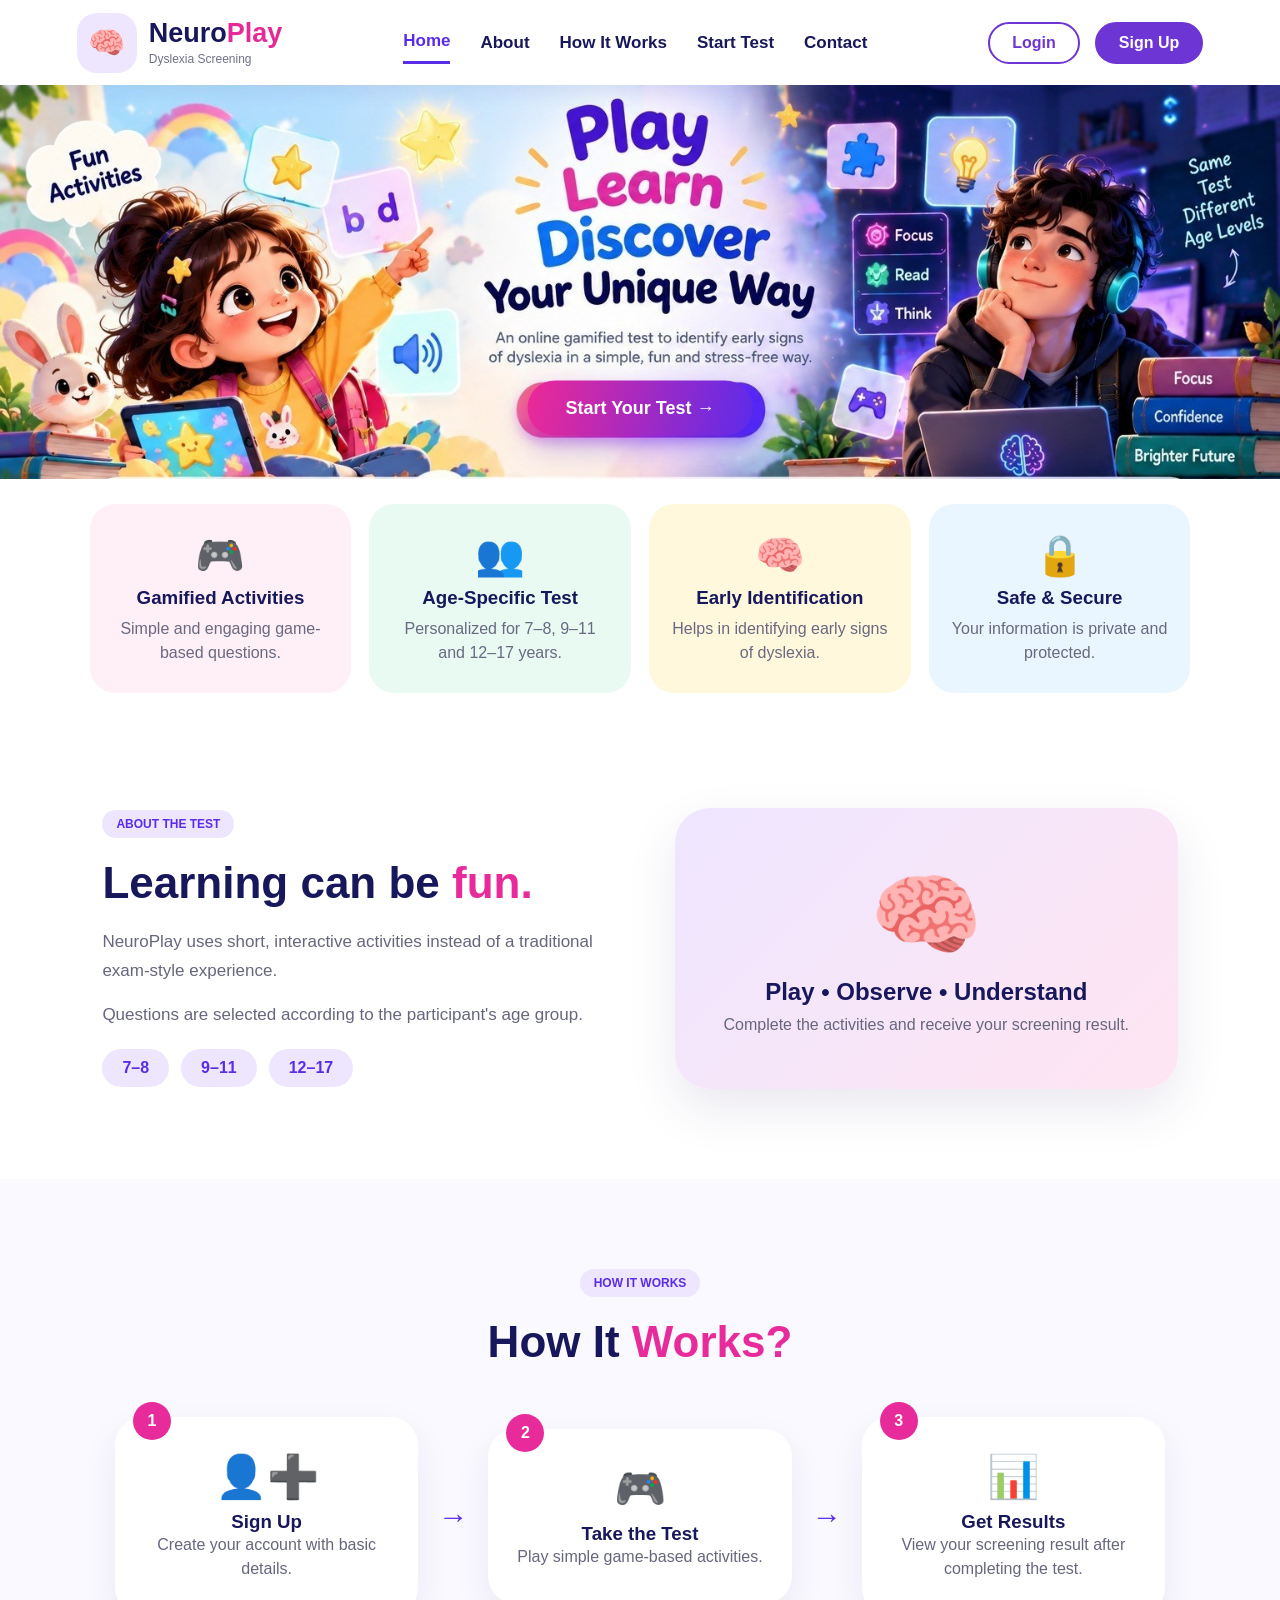
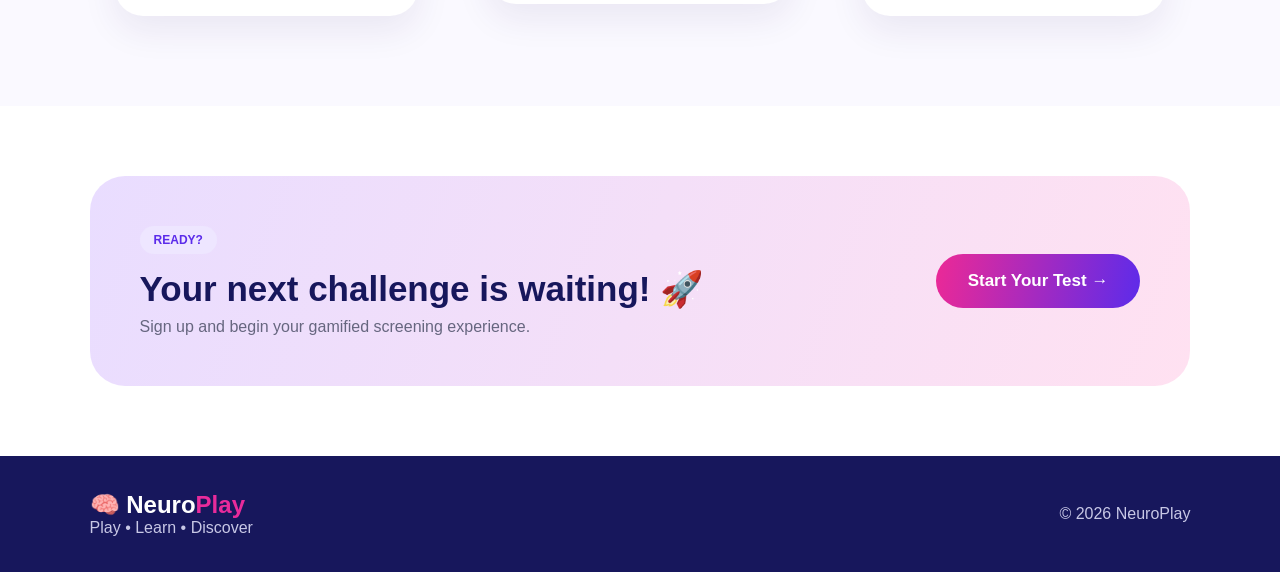
<file: frontend/index.html>
<!DOCTYPE html>
<html lang="en">

<head>

    <meta charset="UTF-8">

    <meta name="viewport"
          content="width=device-width, initial-scale=1.0">

    <title>
        NeuroPlay | Dyslexia Screening
    </title>

    <link rel="stylesheet"
          href="style.css">

</head>


<body>


<!-- =================================================
                    NAVBAR
================================================= -->

<header class="navbar">


    <div class="logo">

        <div class="logo-icon">
            🧠
        </div>

        <div>

            <h2>
                Neuro<span>Play</span>
            </h2>

            <p>
                Dyslexia Screening
            </p>

        </div>

    </div>



    <nav>

        <a href="#home"
           class="active">
            Home
        </a>

        <a href="#about">
            About
        </a>

        <a href="#how">
            How It Works
        </a>

        <a href="#start">
            Start Test
        </a>

        <a href="#contact">
            Contact
        </a>

    </nav>



<div class="nav-buttons">

    <button
        class="login-btn"
        onclick="window.location.href='login/login.html'">
        Login
    </button>

    <button
        class="signup-btn"
        onclick="window.location.href='signup/signup.html'">
        Sign Up
    </button>

</div>


</header>



<!-- =================================================
                    HERO
================================================= -->

<section id="home"
         class="hero">


    <!-- YOUR EXACT REFERENCE ARTWORK -->

    <img
        src="assets/neuroplay_hero_reference.jpg"
        class="hero-image"
        alt="NeuroPlay gamified dyslexia screening"
    >


    <!-- FUNCTIONAL BUTTON ON TOP OF IMAGE -->

    <button
        class="hero-start"
        onclick="startTest()">

        Start Your Test →

    </button>


</section>



<!-- =================================================
                 FEATURE CARDS
================================================= -->

<section class="features">


    <div class="feature pink">

        <div class="icon">
            🎮
        </div>

        <h3>
            Gamified Activities
        </h3>

        <p>
            Simple and engaging
            game-based questions.
        </p>

    </div>



    <div class="feature green">

        <div class="icon">
            👥
        </div>

        <h3>
            Age-Specific Test
        </h3>

        <p>
            Personalized for
            7–8, 9–11 and 12–17 years.
        </p>

    </div>



    <div class="feature yellow">

        <div class="icon">
            🧠
        </div>

        <h3>
            Early Identification
        </h3>

        <p>
            Helps in identifying
            early signs of dyslexia.
        </p>

    </div>



    <div class="feature blue">

        <div class="icon">
            🔒
        </div>

        <h3>
            Safe & Secure
        </h3>

        <p>
            Your information
            is private and protected.
        </p>

    </div>


</section>



<!-- =================================================
                     ABOUT
================================================= -->

<section id="about"
         class="about">


    <div class="about-text">

        <span class="label">
            ABOUT THE TEST
        </span>


        <h2>

            Learning can be
            <span>fun.</span>

        </h2>


        <p>

            NeuroPlay uses short,
            interactive activities instead
            of a traditional exam-style
            experience.

        </p>


        <p>

            Questions are selected
            according to the participant's
            age group.

        </p>


        <div class="age-groups">

            <span>7–8</span>

            <span>9–11</span>

            <span>12–17</span>

        </div>

    </div>



    <div class="about-card">

        <div class="brain">
            🧠
        </div>

        <h3>
            Play • Observe • Understand
        </h3>

        <p>
            Complete the activities and
            receive your screening result.
        </p>

    </div>


</section>



<!-- =================================================
                  HOW IT WORKS
================================================= -->

<section id="how"
         class="how">


    <span class="label">
        HOW IT WORKS
    </span>


    <h2>

        How It
        <span>Works?</span>

    </h2>



    <div class="steps">


        <!-- STEP 1 -->

        <div class="step">

            <div class="number">
                1
            </div>

            <div class="step-icon">
                👤➕
            </div>

            <h3>
                Sign Up
            </h3>

            <p>
                Create your account
                with basic details.
            </p>

        </div>



        <div class="arrow">
            →
        </div>



        <!-- STEP 2 -->

        <div class="step">

            <div class="number">
                2
            </div>

            <div class="step-icon">
                🎮
            </div>

            <h3>
                Take the Test
            </h3>

            <p>
                Play simple
                game-based activities.
            </p>

        </div>



        <div class="arrow">
            →
        </div>



        <!-- STEP 3 -->

        <div class="step">

            <div class="number">
                3
            </div>

            <div class="step-icon">
                📊
            </div>

            <h3>
                Get Results
            </h3>

            <p>
                View your screening
                result after completing
                the test.
            </p>

        </div>


    </div>


</section>



<!-- =================================================
                    START TEST
================================================= -->

<section id="start"
         class="start-section">


    <div>

        <span class="label">
            READY?
        </span>


        <h2>
            Your next challenge
            is waiting! 🚀
        </h2>


        <p>
            Sign up and begin your
            gamified screening experience.
        </p>

    </div>


    <button
        class="start-button"
        onclick="startTest()">

        Start Your Test →

    </button>


</section>



<!-- =================================================
                    FOOTER
================================================= -->

<footer id="contact">


    <div>

        <h2>
            🧠 Neuro<span>Play</span>
        </h2>

        <p>
            Play • Learn • Discover
        </p>

    </div>


    <p>
        © 2026 NeuroPlay
    </p>


</footer>



<script src="script.js"></script>

</body>

</html>
</file>
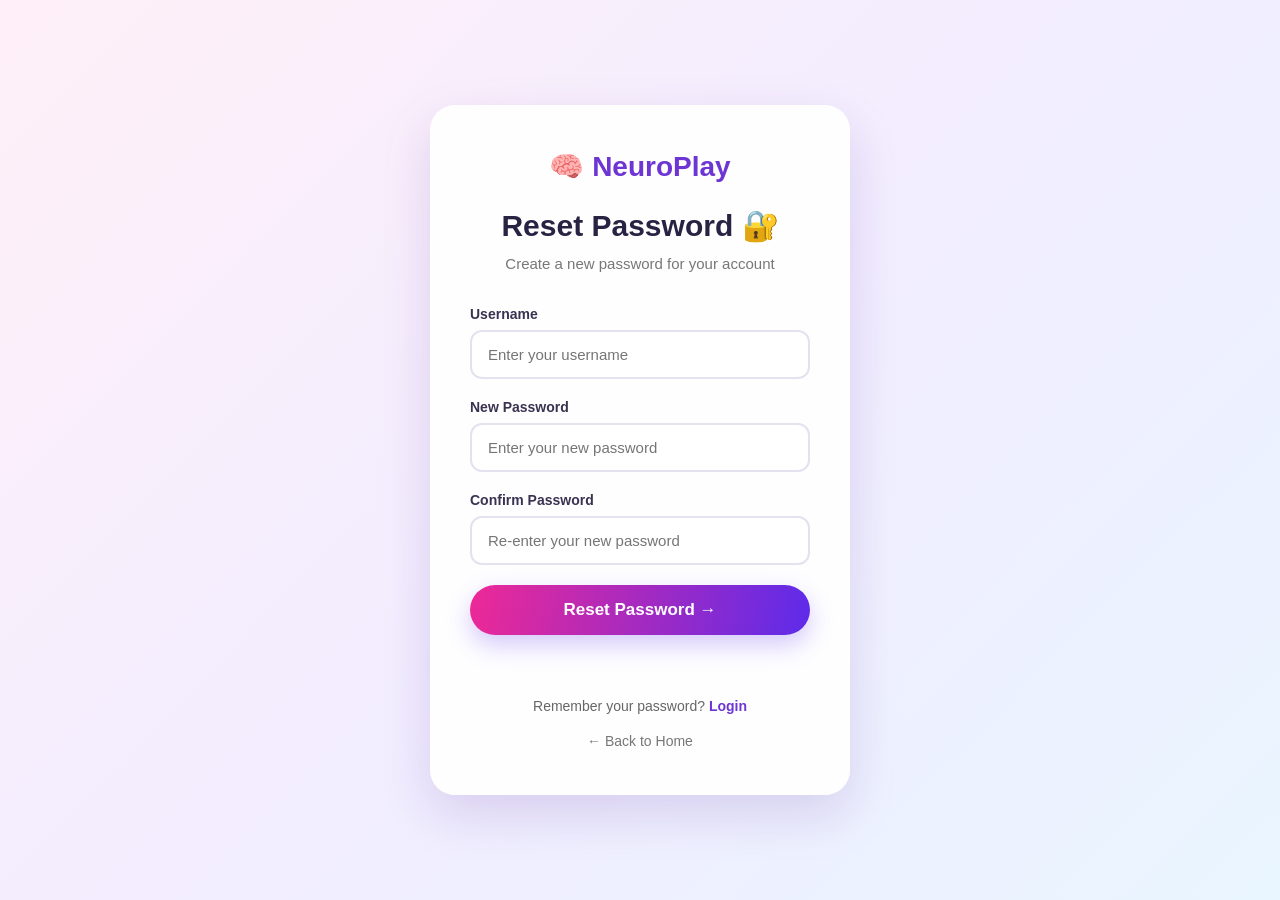
<file: frontend/forgot-password/forgot-password.html>
<!DOCTYPE html>
<html lang="en">

<head>
    <meta charset="UTF-8">
    <meta name="viewport" content="width=device-width, initial-scale=1.0">

    <title>NeuroPlay | Reset Password</title>

    <link rel="stylesheet" href="forgot-password.css">
</head>

<body>

    <div class="reset-container">

        <div class="reset-card">

            <div class="logo">
                🧠 NeuroPlay
            </div>

            <h1>Reset Password 🔐</h1>

            <p class="subtitle">
                Create a new password for your account
            </p>

            <form id="resetForm">

                <div class="input-group">

                    <label for="username">
                        Username
                    </label>

                    <input
                        type="text"
                        id="username"
                        placeholder="Enter your username"
                        required
                    >

                </div>


                <div class="input-group">

                    <label for="newPassword">
                        New Password
                    </label>

                    <input
                        type="password"
                        id="newPassword"
                        placeholder="Enter your new password"
                        required
                    >

                </div>


                <div class="input-group">

                    <label for="confirmPassword">
                        Confirm Password
                    </label>

                    <input
                        type="password"
                        id="confirmPassword"
                        placeholder="Re-enter your new password"
                        required
                    >

                </div>


                <button
                    type="submit"
                    class="reset-btn">
                    Reset Password →
                </button>

            </form>


            <p id="message"></p>


            <div class="login-link">

                Remember your password?

                <a href="../login/login.html">
                    Login
                </a>

            </div>


            <div class="back-home">

                <a href="../index.html">
                    ← Back to Home
                </a>

            </div>

        </div>

    </div>


    <script src="forgot-password.js"></script>

</body>

</html>
</file>
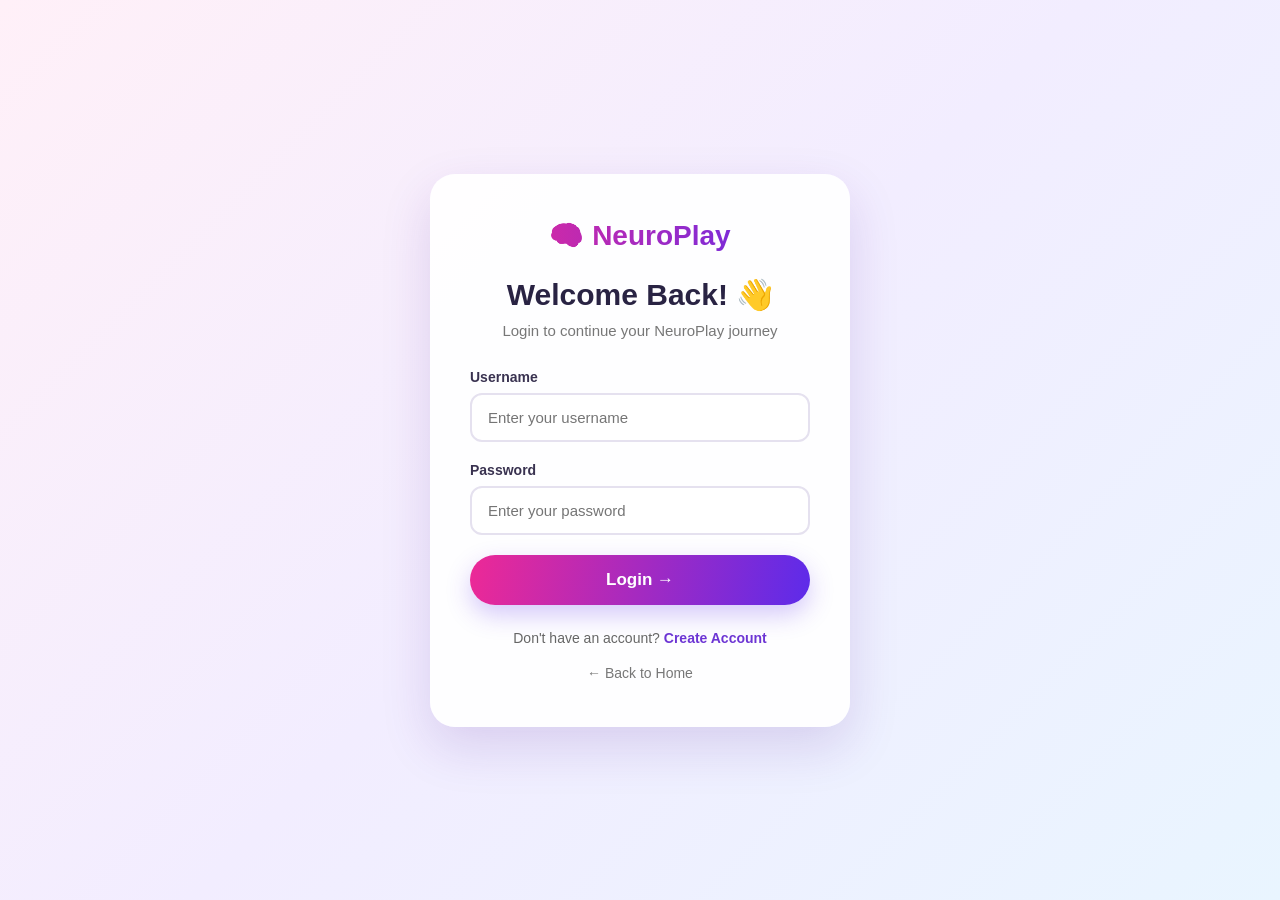
<file: frontend/login/login.html>
<!DOCTYPE html>
<html lang="en">
<head>
    <meta charset="UTF-8">
    <meta name="viewport" content="width=device-width, initial-scale=1.0">

    <title>NeuroPlay | Login</title>

    <link rel="stylesheet" href="login.css">
</head>

<body>

    <div class="login-container">

        <div class="login-card">

            <div class="logo">
                🧠 NeuroPlay
            </div>

            <h1>Welcome Back! 👋</h1>

            <p class="subtitle">
                Login to continue your NeuroPlay journey
            </p>

            <form id="loginForm">

                <div class="input-group">
                    <label for="username">Username</label>

                    <input
                        type="text"
                        id="username"
                        placeholder="Enter your username"
                        required
                    >
                </div>

                <div class="input-group">
                    <label for="password">Password</label>

                    <input
                        type="password"
                        id="password"
                        placeholder="Enter your password"
                        required
                    >
                </div>

                <button type="submit" class="login-btn">
                    Login →
                </button>

            </form>

            <p id="message"></p>

            <div class="signup-link">
                Don't have an account?
                <a href="../signup/signup.html">Create Account</a>
            </div>

            <div class="back-home">
                <a href="../index.html">← Back to Home</a>
            </div>

        </div>

    </div>

    <script src="login.js"></script>

</body>
</html>
</file>
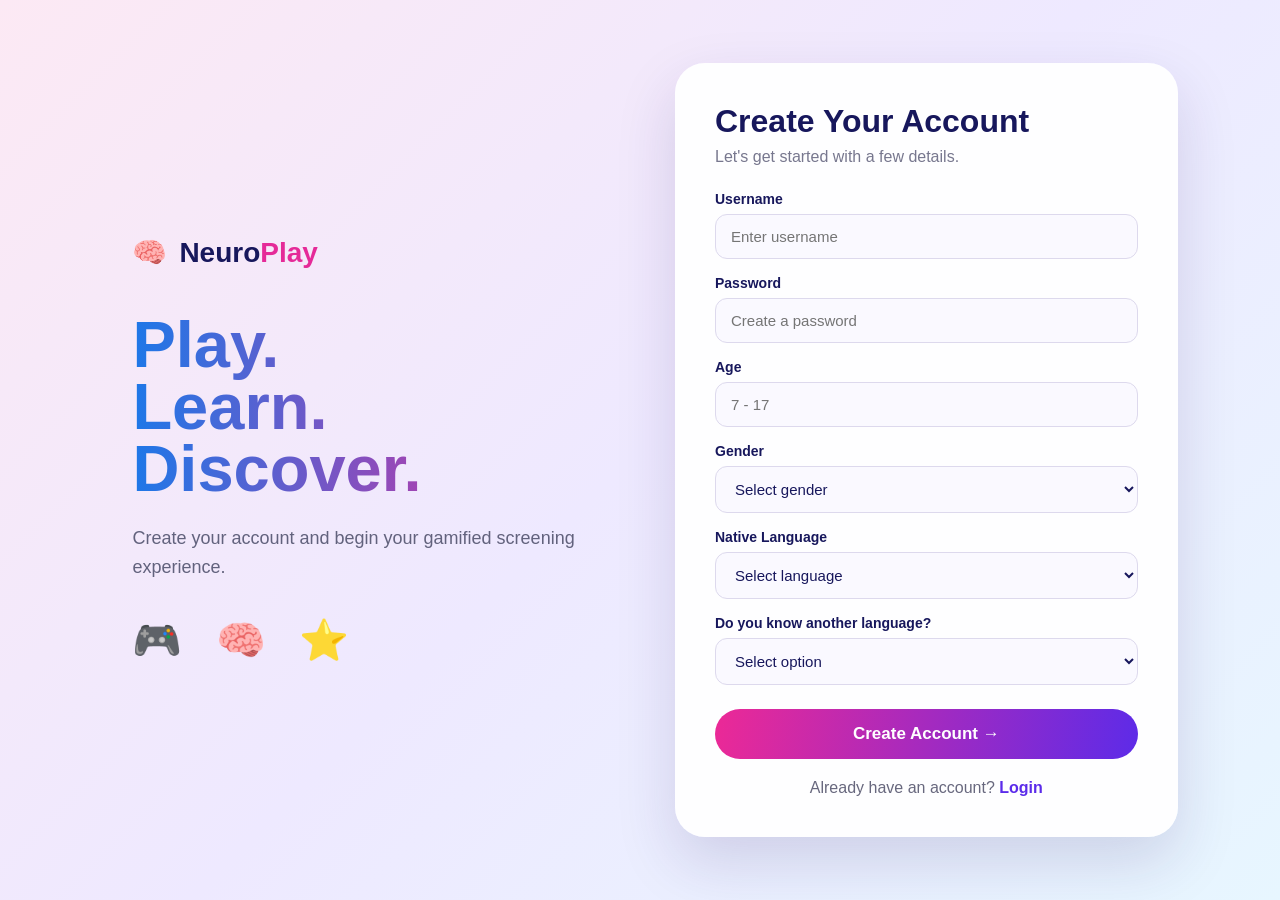
<file: frontend/signup/signup.html>
<!DOCTYPE html>
<html lang="en">

<head>
    <meta charset="UTF-8">
    <meta name="viewport" content="width=device-width, initial-scale=1.0">

    <title>NeuroPlay | Sign Up</title>

    <link rel="stylesheet" href="signup.css">
</head>

<body>

<div class="signup-page">

    <!-- LEFT SIDE -->
    <div class="signup-intro">

        <div class="brand">
            🧠
            <span>Neuro<span>Play</span></span>
        </div>

        <h1>
            Play.<br>
            Learn.<br>
            Discover.
        </h1>

        <p>
            Create your account and begin
            your gamified screening experience.
        </p>

        <div class="intro-icons">
            🎮 &nbsp; 🧠 &nbsp; ⭐
        </div>

    </div>


    <!-- RIGHT SIDE -->
    <div class="signup-card">

        <h2>Create Your Account</h2>

        <p class="subtitle">
            Let's get started with a few details.
        </p>


        <form id="signupForm">


            <!-- USERNAME -->
            <div class="form-group">

                <label for="username">
                    Username
                </label>

                <input
                    type="text"
                    id="username"
                    placeholder="Enter username"
                    required
                >

            </div>


            <!-- PASSWORD -->
            <div class="form-group">

                <label for="password">
                    Password
                </label>

                <input
                    type="password"
                    id="password"
                    placeholder="Create a password"
                    required
                >

            </div>


            <!-- AGE -->
            <div class="form-group">

                <label for="age">
                    Age
                </label>

                <input
                    type="number"
                    id="age"
                    min="7"
                    max="17"
                    placeholder="7 - 17"
                    required
                >

            </div>


            <!-- GENDER -->
            <div class="form-group">

                <label for="gender">
                    Gender
                </label>

                <select id="gender" required>

                    <option value="">
                        Select gender
                    </option>

                    <option value="Female">
                        Female
                    </option>

                    <option value="Male">
                        Male
                    </option>

                </select>

            </div>


            <!-- NATIVE LANGUAGE -->
            <div class="form-group">

                <label for="nativelang">
                    Native Language
                </label>

                <select id="nativelang" required>

                    <option value="">
                        Select language
                    </option>

                    <option value="Telugu">
                        Telugu
                    </option>

                    <option value="Hindi">
                        Hindi
                    </option>

                    <option value="Tamil">
                        Tamil
                    </option>

                    <option value="Kannada">
                        Kannada
                    </option>

                    <option value="Malayalam">
                        Malayalam
                    </option>

                    <option value="Marathi">
                        Marathi
                    </option>

                    <option value="Bengali">
                        Bengali
                    </option>

                    <option value="English">
                        English
                    </option>

                    <option value="Other">
                        Other
                    </option>

                </select>

            </div>


            <!-- OTHER LANGUAGE -->
            <div class="form-group">

                <label for="otherlang">
                    Do you know another language?
                </label>

                <select id="otherlang" required>

                    <option value="">
                        Select option
                    </option>

                    <option value="Yes">
                        Yes
                    </option>

                    <option value="No">
                        No
                    </option>

                </select>

            </div>


            <button
                type="submit"
                class="create-btn">

                Create Account →

            </button>


        </form>


        <p id="message"></p>


        <p class="login-text">

            Already have an account?

            <a href="../index.html">
                Login
            </a>

        </p>

    </div>

</div>


<script src="signup.js"></script>

</body>

</html>
</file>
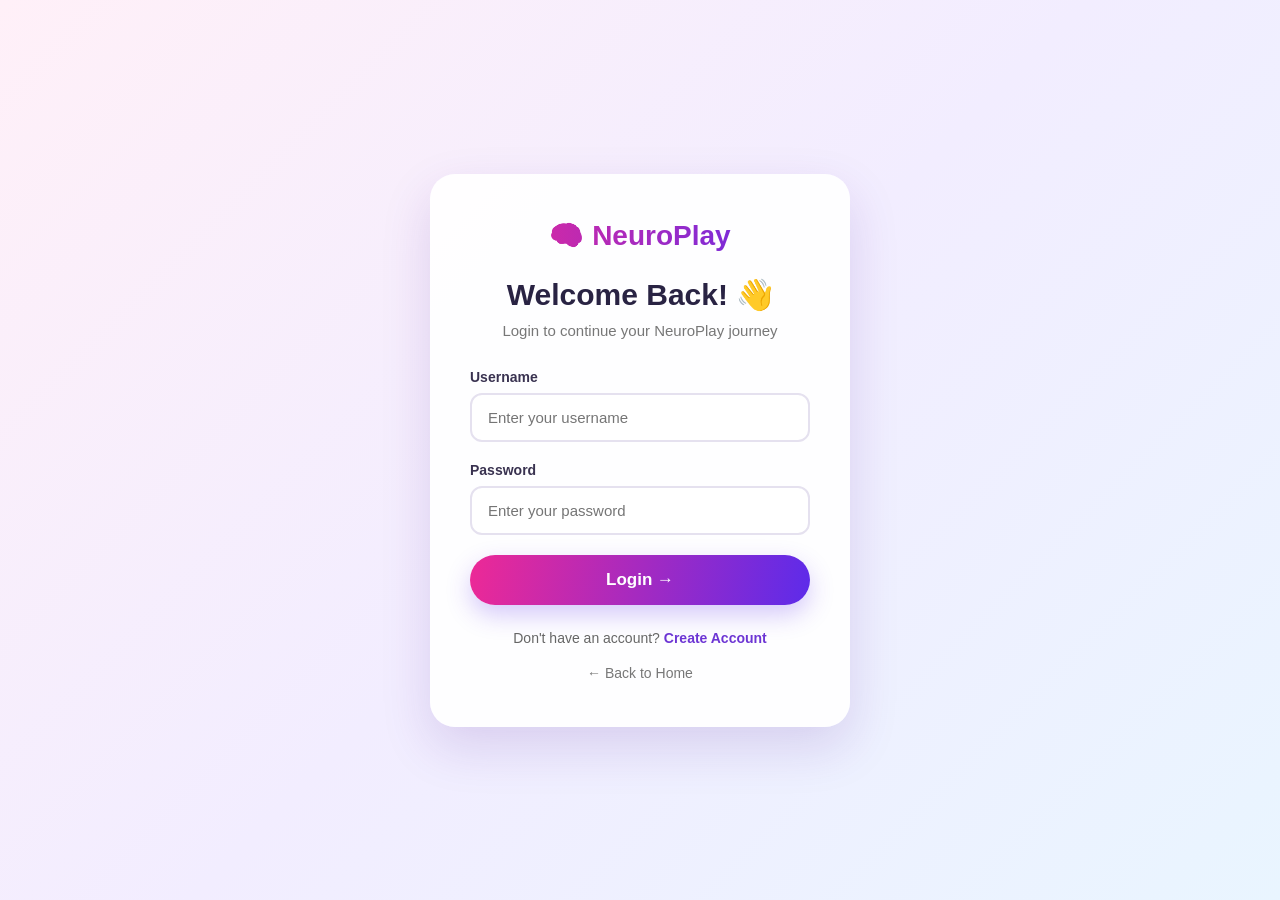
<file: frontend/test/test.html>
<!DOCTYPE html>
<html lang="en">

<head>
    <meta charset="UTF-8">
    <meta name="viewport" content="width=device-width, initial-scale=1.0">

    <title>NeuroPlay | Dyslexia Test</title>

    <link rel="stylesheet" href="test.css">
</head>

<body>

    <!-- Header -->
    <header class="test-header">

        <div class="logo">
            🧠 NeuroPlay
        </div>

        <div class="user-info">
            <span id="usernameDisplay">Welcome!</span>
            <span id="ageDisplay"></span>
        </div>

    </header>


    <!-- Start Screen -->
    <main class="test-container">

        <section id="startScreen" class="screen">

            <div class="welcome-icon">
                🧠
            </div>

            <h1>Ready to Play? 🎮</h1>

            <p>
                Welcome to your NeuroPlay test!
            </p>

            <p class="description">
                You will play a series of short games and activities.
                Try your best and answer naturally.
            </p>

            <div class="test-info">

                <div>
                    <strong id="questionCount">--</strong>
                    <span>Questions</span>
                </div>

                <div>
                    <strong>🎮</strong>
                    <span>Game Based</span>
                </div>

                <div>
                    <strong>⏱️</strong>
                    <span>Short Activities</span>
                </div>

            </div>

            <button id="startButton" class="primary-btn">
                Start Test →
            </button>

            <p id="startMessage"></p>

        </section>


        <!-- Question Screen -->
        <section id="questionScreen" class="screen hidden">

            <div class="progress-area">

                <div class="progress-text">
                    <span id="progressText">
                        Question 1
                    </span>

                    <span id="progressCount">
                        1 / --
                    </span>
                </div>

                <div class="progress-bar">
                    <div
                        id="progressFill"
                        class="progress-fill">
                    </div>
                </div>

            </div>


            <div class="question-card">

                <div class="question-number">
                    Question <span id="currentQuestionNumber">1</span>
                </div>

                <h2 id="questionTitle">
                    Loading question...
                </h2>

                <p id="questionInstruction">
                    Please wait...
                </p>


                <!-- Game area -->
                <div id="gameArea" class="game-area">

                </div>


                <!-- Submit -->
                <button
                    id="submitAnswerButton"
                    class="primary-btn"
                    disabled>
                    Submit Answer →
                </button>

                <p id="questionMessage"></p>

            </div>

        </section>


        <!-- Result Screen -->
        <section id="resultScreen" class="screen hidden">

            <div class="result-icon">
                🎉
            </div>

            <h1>Test Completed!</h1>

            <p class="result-subtitle">
                Thank you for completing the NeuroPlay test.
            </p>

            <div class="result-card">

                <div class="result-item">

                    <span>Age Group</span>

                    <strong id="resultAgeGroup">
                        --
                    </strong>

                </div>

                <div class="result-item">

                    <span>Questions Completed</span>

                    <strong id="resultQuestions">
                        --
                    </strong>

                </div>
                <div class="result-item">
                   <span>Screening Score</span>
                   <strong id="screeningProbability">Calculating...</strong>
                   </div>

                <div class="result-item">

                    <span>Risk Result</span>

                    <strong id="riskResult">
                        --
                    </strong>

                </div>

            </div>

            <p class="screening-note">
                This result is a screening indication, not a medical diagnosis.
            </p>

            <button
                class="primary-btn"
                onclick="window.location.href='../index.html'">
                Back to Home
            </button>

        </section>

    </main>


    <script src="test.js"></script>

</body>

</html>
</file>
<file: frontend/style.css>
/* =================================================
                    RESET
================================================= */

* {
    margin: 0;
    padding: 0;
    box-sizing: border-box;
}


html {
    scroll-behavior: smooth;
}


body {

    font-family:
        "Trebuchet MS",
        "Segoe UI",
        sans-serif;

    color: #17175c;

    background: white;

    overflow-x: hidden;
}



/* =================================================
                    NAVBAR
================================================= */

.navbar {

    height: 85px;

    padding: 0 6%;

    display: flex;

    align-items: center;

    justify-content: space-between;

    background: rgba(255,255,255,.96);

    backdrop-filter: blur(12px);

    position: sticky;

    top: 0;

    z-index: 1000;

    box-shadow:
        0 4px 20px
        rgba(40,30,100,.08);
}


/* LOGO */

.logo {

    display: flex;

    align-items: center;

    gap: 12px;
}


.logo-icon {

    width: 60px;

    height: 60px;

    border-radius: 20px;

    background: #eee5ff;

    display: flex;

    align-items: center;

    justify-content: center;

    font-size: 30px;
}


.logo h2 {

    font-size: 27px;

    line-height: 1;
}


.logo h2 span {

    color: #e52a98;
}


.logo p {

    font-size: 12px;

    color: #70708b;

    margin-top: 5px;
}



/* NAVIGATION */

nav {

    display: flex;

    gap: 30px;

    align-items: center;
}


nav a {

    color: #17175c;

    text-decoration: none;

    font-size: 17px;

    font-weight: 700;

    padding: 10px 0;
}


nav a:hover,
nav a.active {

    color: #5b2bea;

    border-bottom:
        3px solid #5b2bea;
}



/* BUTTONS */
.nav-buttons {
    display: flex;
    align-items: center;
    gap: 15px;
}

.login-btn {
    padding: 10px 22px;
    border: 2px solid #6d35d4;
    border-radius: 25px;
    background: white;
    color: #6d35d4;
    font-size: 16px;
    font-weight: 600;
    cursor: pointer;
    transition: 0.3s ease;
}

.login-btn:hover {
    background: #6d35d4;
    color: white;
}

.signup-btn {
    padding: 10px 22px;
    border: 2px solid #6d35d4;
    border-radius: 25px;
    background: #6d35d4;
    color: white;
    font-size: 16px;
    font-weight: 600;
    cursor: pointer;
    transition: 0.3s ease;
}

.signup-btn:hover {
    background: #5825b5;
    border-color: #5825b5;
}
/* =================================================
                     HERO
================================================= */

.hero {

    width: 100%;

    position: relative;

    background:
        #f5f1ff;

    overflow: hidden;
}


.hero-image {

    width: 100%;

    height: auto;

    display: block;

    object-fit: cover;
}



/* =================================================
              HERO START BUTTON
================================================= */

.hero-start {

    position: absolute;

    left: 50%;

    top: 82%;

    transform:
        translate(-50%, -50%);

    padding:
        17px 38px;

    border:
        none;

    border-radius:
        35px;

    background:

        linear-gradient(
            100deg,
            #ed2996,
            #5d2bea
        );

    color:
        white;

    font-size:
        18px;

    font-weight:
        900;

    cursor:
        pointer;

    box-shadow:
        0 12px 30px
        rgba(80,30,200,.3);

    transition:
        .25s;

    z-index:
        5;
}


.hero-start:hover {

    transform:
        translate(
            -50%,
            -50%
        )
        scale(1.04);
}



/* =================================================
                 FEATURE CARDS
================================================= */

.features {

    padding:
        25px 7%;

    display:
        grid;

    grid-template-columns:
        repeat(4,1fr);

    gap:
        18px;

    position:
        relative;

    z-index:
        10;

    background:
        white;
}


.feature {

    min-height:
        175px;

    padding:
        28px 20px;

    border-radius:
        25px;

    text-align:
        center;
}


.feature.pink {

    background:
        #fff0f7;
}


.feature.green {

    background:
        #e8faf2;
}


.feature.yellow {

    background:
        #fff8dd;
}


.feature.blue {

    background:
        #e9f5ff;
}


.icon {

    font-size:
        40px;

    margin-bottom:
        8px;
}


.feature h3 {

    margin-bottom:
        8px;
}


.feature p {

    color:
        #696981;

    line-height:
        1.5;
}



/* =================================================
                     ABOUT
================================================= */

.about {

    padding:
        90px 8%;

    display:
        grid;

    grid-template-columns:
        1fr 1fr;

    gap:
        70px;

    align-items:
        center;
}


.label {

    display:
        inline-block;

    padding:
        7px 14px;

    border-radius:
        20px;

    background:
        #eee6ff;

    color:
        #5b2bea;

    font-size:
        12px;

    font-weight:
        900;
}


.about h2,
.how h2 {

    font-size:
        44px;

    margin:
        20px 0;
}


.about h2 span,
.how h2 span {

    color:
        #e82b9b;
}


.about-text p {

    color:
        #66667f;

    font-size:
        17px;

    line-height:
        1.7;

    margin-bottom:
        15px;
}


.age-groups {

    display:
        flex;

    gap:
        12px;

    margin-top:
        20px;
}


.age-groups span {

    padding:
        10px 20px;

    border-radius:
        20px;

    background:
        #eee6ff;

    color:
        #5b2bea;

    font-weight:
        900;
}


.about-card {

    padding:
        55px 25px;

    border-radius:
        35px;

    text-align:
        center;

    background:

        linear-gradient(
            135deg,
            #eee6ff,
            #ffe5f2
        );

    box-shadow:
        0 20px 50px
        rgba(50,30,100,.1);
}


.brain {

    font-size:
        90px;
}


.about-card h3 {

    font-size:
        24px;

    margin:
        10px 0;
}


.about-card p {

    color:
        #66667f;
}



/* =================================================
                  HOW IT WORKS
================================================= */

.how {

    padding:
        90px 8%;

    text-align:
        center;

    background:
        #faf9ff;
}


.steps {

    max-width:
        1050px;

    margin:
        50px auto 0;

    display:
        grid;

    grid-template-columns:
        1fr 50px 1fr 50px 1fr;

    align-items:
        center;

    gap:
        10px;
}


.step {

    position:
        relative;

    padding:
        35px 20px;

    background:
        white;

    border-radius:
        28px;

    box-shadow:
        0 15px 35px
        rgba(50,30,100,.08);
}


.number {

    position:
        absolute;

    left:
        18px;

    top:
        -15px;

    width:
        38px;

    height:
        38px;

    border-radius:
        50%;

    display:
        flex;

    align-items:
        center;

    justify-content:
        center;

    background:
        #e82b9b;

    color:
        white;

    font-weight:
        900;
}


.step-icon {

    font-size:
        42px;

    margin-bottom:
        10px;
}


.step p {

    color:
        #66667f;

    line-height:
        1.5;
}


.arrow {

    font-size:
        30px;

    color:
        #5b2bea;

    font-weight:
        900;
}



/* =================================================
                  START SECTION
================================================= */

.start-section {

    margin:
        70px 7%;

    padding:
        50px;

    border-radius:
        35px;

    display:
        flex;

    align-items:
        center;

    justify-content:
        space-between;

    gap:
        30px;

    background:

        linear-gradient(
            110deg,
            #e9ddff,
            #ffe1f1
        );
}


.start-section h2 {

    font-size:
        35px;

    margin:
        15px 0 8px;
}


.start-section p {

    color:
        #66667f;
}


.start-button {

    border:
        none;

    padding:
        17px 32px;

    border-radius:
        30px;

    background:

        linear-gradient(
            100deg,
            #ec2996,
            #5d2bea
        );

    color:
        white;

    font-size:
        17px;

    font-weight:
        900;

    cursor:
        pointer;
}



/* =================================================
                     FOOTER
================================================= */

footer {

    padding:
        35px 7%;

    background:
        #17175c;

    color:
        white;

    display:
        flex;

    justify-content:
        space-between;

    align-items:
        center;
}


footer h2 span {

    color:
        #e82b9b;
}


footer p {

    color:
        #c8c8e6;
}



/* =================================================
                  RESPONSIVE
================================================= */

@media(max-width:1000px) {

    nav {

        gap:
            15px;
    }


    .features {

        grid-template-columns:
            repeat(2,1fr);
    }


    .about {

        grid-template-columns:
            1fr;
    }


    .steps {

        grid-template-columns:
            1fr;

        max-width:
            500px;
    }


    .arrow {

        transform:
            rotate(90deg);
    }

}


@media(max-width:700px) {

    .navbar {

        padding:
            0 4%;

        height:
            75px;
    }


    nav {

        display:
            none;
    }


    .nav-buttons {

        display:
            none;
    }


    /*
       The reference artwork scales naturally.
       We don't crop the characters.
    */

    .hero-image {

        width:
            100%;

        height:
            auto;
    }


    .hero-start {

        padding:
            11px 20px;

        font-size:
            13px;

        top:
            76%;
    }


    .features {

        grid-template-columns:
            1fr;

        padding:
            20px 5%;
    }


    .about,
    .how {

        padding:
            60px 5%;
    }


    .start-section {

        margin:
            45px 5%;

        padding:
            35px 25px;

        flex-direction:
            column;

        text-align:
            center;
    }


    footer {

        flex-direction:
            column;

        gap:
            15px;

        text-align:
            center;
    }

}
</file>
<file: frontend/forgot-password/forgot-password.css>
* {
    margin: 0;
    padding: 0;
    box-sizing: border-box;
}

body {
    font-family: Arial, sans-serif;
    min-height: 100vh;

    background: linear-gradient(
        135deg,
        #fff0f8,
        #f2edff,
        #e9f5ff
    );

    display: flex;
    justify-content: center;
    align-items: center;
}

/* Main container */

.reset-container {
    width: 100%;
    min-height: 100vh;

    display: flex;
    justify-content: center;
    align-items: center;

    padding: 30px;
}

/* Reset card */

.reset-card {
    width: 420px;

    padding: 45px 40px;

    background: rgba(255, 255, 255, 0.96);

    border-radius: 25px;

    box-shadow:
        0 20px 50px rgba(80, 30, 150, 0.15);

    text-align: center;
}

/* Logo */

.logo {
    font-size: 28px;
    font-weight: 900;

    color: #6d35d4;

    margin-bottom: 25px;
}

/* Heading */

.reset-card h1 {
    font-size: 30px;

    color: #292343;

    margin-bottom: 10px;
}

/* Subtitle */

.subtitle {
    color: #777;

    font-size: 15px;

    margin-bottom: 30px;

    line-height: 1.5;
}

/* Input group */

.input-group {
    text-align: left;

    margin-bottom: 20px;
}

.input-group label {
    display: block;

    font-size: 14px;

    font-weight: 700;

    color: #393250;

    margin-bottom: 8px;
}

/* Input */

.input-group input {
    width: 100%;

    padding: 14px 16px;

    border: 2px solid #e5e1ef;

    border-radius: 12px;

    font-size: 15px;

    outline: none;

    transition: 0.3s;
}

.input-group input:focus {
    border-color: #8c4be8;

    box-shadow:
        0 0 0 4px rgba(140, 75, 232, 0.10);
}

/* Reset button */

.reset-btn {
    width: 100%;

    padding: 15px;

    border: none;

    border-radius: 30px;

    background: linear-gradient(
        100deg,
        #ed2996,
        #5d2bea
    );

    color: white;

    font-size: 17px;

    font-weight: 800;

    cursor: pointer;

    box-shadow:
        0 10px 25px rgba(93, 43, 234, 0.25);

    transition: 0.3s;
}

.reset-btn:hover {
    transform: translateY(-2px);

    box-shadow:
        0 14px 30px rgba(93, 43, 234, 0.35);
}

.reset-btn:disabled {
    opacity: 0.6;

    cursor: not-allowed;

    transform: none;
}

/* Message */

#message {
    margin-top: 18px;

    font-size: 14px;

    font-weight: 600;

    min-height: 20px;
}

/* Login link */

.login-link {
    margin-top: 25px;

    font-size: 14px;

    color: #666;
}

.login-link a {
    color: #6d35d4;

    font-weight: 700;

    text-decoration: none;
}

.login-link a:hover {
    text-decoration: underline;
}

/* Back home */

.back-home {
    margin-top: 18px;
}

.back-home a {
    color: #777;

    font-size: 14px;

    text-decoration: none;
}

.back-home a:hover {
    color: #5d2bea;
}

/* Mobile */

@media (max-width: 500px) {

    .reset-container {
        padding: 20px;
    }

    .reset-card {
        width: 100%;

        padding: 35px 25px;
    }

    .reset-card h1 {
        font-size: 26px;
    }
}
</file>
<file: frontend/login/login.css>
* {
    margin: 0;
    padding: 0;
    box-sizing: border-box;
}

body {
    font-family: Arial, sans-serif;
    min-height: 100vh;

    background: linear-gradient(
        135deg,
        #fff0f8,
        #f2edff,
        #e9f5ff
    );

    display: flex;
    justify-content: center;
    align-items: center;
}

/* Main container */

.login-container {
    width: 100%;
    min-height: 100vh;

    display: flex;
    justify-content: center;
    align-items: center;

    padding: 30px;
}

/* Login card */

.login-card {
    width: 420px;
    padding: 45px 40px;

    background: rgba(255, 255, 255, 0.95);

    border-radius: 25px;

    box-shadow:
        0 20px 50px rgba(80, 30, 150, 0.15);

    text-align: center;
}

/* Logo */

.logo {
    font-size: 28px;
    font-weight: 900;
background: linear-gradient(
    90deg,
    #ed2996,
    #5d2bea
);

background-clip: text;
color: transparent;

    margin-bottom: 25px;
}

/* Heading */

.login-card h1 {
    font-size: 30px;
    color: #292343;

    margin-bottom: 10px;
}

/* Subtitle */

.subtitle {
    color: #777;
    font-size: 15px;

    margin-bottom: 30px;
}

/* Input group */

.input-group {
    text-align: left;
    margin-bottom: 20px;
}

.input-group label {
    display: block;

    font-size: 14px;
    font-weight: 700;

    color: #393250;

    margin-bottom: 8px;
}

/* Input */

.input-group input {
    width: 100%;

    padding: 14px 16px;

    border: 2px solid #e5e1ef;
    border-radius: 12px;

    font-size: 15px;

    outline: none;

    transition: 0.3s;
}

.input-group input:focus {
    border-color: #8c4be8;

    box-shadow:
        0 0 0 4px rgba(140, 75, 232, 0.10);
}

/* Login button */

.login-btn {
    width: 100%;

    padding: 15px;

    border: none;
    border-radius: 30px;

    background: linear-gradient(
        100deg,
        #ed2996,
        #5d2bea
    );

    color: white;

    font-size: 17px;
    font-weight: 800;

    cursor: pointer;

    box-shadow:
        0 10px 25px rgba(93, 43, 234, 0.25);

    transition: 0.3s;
}

.login-btn:hover {
    transform: translateY(-2px);

    box-shadow:
        0 14px 30px rgba(93, 43, 234, 0.35);
}

/* Message */

#message {
    margin-top: 18px;

    font-size: 14px;
    font-weight: 600;
}

/* Signup link */

.signup-link {
    margin-top: 25px;

    font-size: 14px;
    color: #666;
}

.signup-link a {
    color: #6d35d4;

    font-weight: 700;

    text-decoration: none;
}

.signup-link a:hover {
    text-decoration: underline;
}

/* Back home */

.back-home {
    margin-top: 18px;
}

.back-home a {
    color: #777;

    font-size: 14px;

    text-decoration: none;
}

.back-home a:hover {
    color: #5d2bea;
}

/* Mobile */

@media (max-width: 500px) {

    .login-container {
        padding: 20px;
    }

    .login-card {
        width: 100%;

        padding: 35px 25px;
    }

    .login-card h1 {
        font-size: 26px;
    }
}
</file>
<file: frontend/signup/signup.css>
* {
    margin: 0;
    padding: 0;
    box-sizing: border-box;
}

body {

    font-family:
        "Trebuchet MS",
        "Segoe UI",
        sans-serif;

    min-height: 100vh;

    background:
        linear-gradient(
            135deg,
            #fce9f4,
            #eee9ff,
            #e7f6ff
        );

    color: #17175c;
}


.signup-page {

    min-height: 100vh;

    display: grid;

    grid-template-columns: 1fr 1fr;

    align-items: center;

    padding: 50px 8%;

    gap: 70px;
}


/* LEFT SIDE */

.signup-intro {

    padding: 30px;
}


.brand {

    display: flex;

    align-items: center;

    gap: 12px;

    font-size: 28px;

    font-weight: 900;

    color: #17175c;
}


.brand span span {

    color: #e52a98;
}


.signup-intro h1 {

    font-size: 65px;

    line-height: .95;

    margin: 45px 0 25px;

    background:
        linear-gradient(
            90deg,
            #1d78e8,
            #e52a98
        );

    -webkit-background-clip: text;

    color: transparent;
}


.signup-intro p {

    max-width: 450px;

    color: #62627d;

    font-size: 18px;

    line-height: 1.6;
}


.intro-icons {

    margin-top: 35px;

    font-size: 40px;
}



/* SIGNUP CARD */

.signup-card {

    background: rgba(255,255,255,.95);

    padding: 40px;

    border-radius: 30px;

    box-shadow:
        0 25px 60px
        rgba(50,30,100,.15);

    max-width: 520px;

    width: 100%;

    margin: auto;
}


.signup-card h2 {

    font-size: 32px;

    margin-bottom: 8px;
}


.subtitle {

    color: #77778e;

    margin-bottom: 25px;
}



/* FORM */

.form-group {

    margin-bottom: 16px;
}


.form-group label {

    display: block;

    margin-bottom: 7px;

    font-weight: 800;

    font-size: 14px;
}


.form-group input,
.form-group select {

    width: 100%;

    padding: 13px 15px;

    border: 1.5px solid #ddd9ed;

    border-radius: 12px;

    font-size: 15px;

    outline: none;

    color: #17175c;

    background: #faf9ff;
}


.form-group input:focus,
.form-group select:focus {

    border-color: #6930e8;

    box-shadow:
        0 0 0 3px
        rgba(105,48,232,.1);
}



/* BUTTON */

.create-btn {

    width: 100%;

    padding: 15px;

    margin-top: 8px;

    border: none;

    border-radius: 25px;

    background:
        linear-gradient(
            100deg,
            #ec2996,
            #5d2be8
        );

    color: white;

    font-size: 17px;

    font-weight: 900;

    cursor: pointer;

    transition: .25s;
}


.create-btn:hover {

    transform:
        translateY(-2px);

    box-shadow:
        0 12px 25px
        rgba(92,43,232,.25);
}



/* MESSAGE */

#message {

    text-align: center;

    margin-top: 15px;

    font-weight: 700;
}



/* LOGIN LINK */

.login-text {

    text-align: center;

    margin-top: 20px;

    color: #68687e;
}


.login-text a {

    color: #5b2bea;

    font-weight: 800;

    text-decoration: none;
}



/* MOBILE */

@media(max-width:850px) {

    .signup-page {

        grid-template-columns: 1fr;

        padding: 30px 5%;

    }


    .signup-intro {

        text-align: center;

        padding: 10px;
    }


    .signup-intro h1 {

        font-size: 48px;

        margin: 25px 0 15px;
    }


    .signup-intro p {

        margin: auto;
    }


    .signup-card {

        max-width: 550px;
    }

}
</file>
<file: frontend/test/test.css>
* {
    margin: 0;
    padding: 0;
    box-sizing: border-box;
}

body {
    font-family: Arial, sans-serif;
    min-height: 100vh;

    background: linear-gradient(
        135deg,
        #fff0f8,
        #f3efff,
        #eaf6ff
    );

    color: #292343;
}

/* =========================
   HEADER
========================= */

.test-header {
    height: 75px;

    background: white;

    display: flex;
    align-items: center;
    justify-content: space-between;

    padding: 0 7%;

    box-shadow: 0 4px 20px rgba(50, 30, 100, 0.08);
}

.logo {
    font-size: 26px;
    font-weight: 900;
    color: #6d35d4;
}

.user-info {
    display: flex;
    gap: 20px;

    font-size: 14px;
    font-weight: 700;

    color: #5d2bea;
}

/* =========================
   MAIN CONTAINER
========================= */

.test-container {
    width: 100%;
    min-height: calc(100vh - 75px);

    display: flex;
    justify-content: center;
    align-items: center;

    padding: 40px 20px;
}

.screen {
    width: 100%;
    max-width: 850px;

    text-align: center;
}

.hidden {
    display: none !important;
}

/* =========================
   START SCREEN
========================= */

.welcome-icon {
    width: 90px;
    height: 90px;

    margin: 0 auto 20px;

    border-radius: 50%;

    background: linear-gradient(
        135deg,
        #ed2996,
        #5d2bea
    );

    display: flex;
    justify-content: center;
    align-items: center;

    font-size: 42px;

    box-shadow:
        0 15px 35px rgba(93, 43, 234, 0.25);
}

.screen h1 {
    font-size: 38px;

    margin-bottom: 12px;

    color: #292343;
}

.screen > p {
    font-size: 18px;
    color: #666;
}

.description {
    max-width: 600px;

    margin: 15px auto 30px;

    line-height: 1.6;

    font-size: 15px !important;
}

/* =========================
   TEST INFO
========================= */

.test-info {
    display: flex;
    justify-content: center;
    gap: 20px;

    margin: 30px auto;

    flex-wrap: wrap;
}

.test-info div {
    width: 150px;

    padding: 20px 15px;

    background: white;

    border-radius: 18px;

    box-shadow:
        0 10px 25px rgba(50, 30, 100, 0.08);
}

.test-info strong {
    display: block;

    font-size: 25px;

    color: #6d35d4;

    margin-bottom: 7px;
}

.test-info span {
    font-size: 13px;

    color: #777;
}

/* =========================
   BUTTON
========================= */

.primary-btn {
    padding: 15px 35px;

    border: none;

    border-radius: 30px;

    background: linear-gradient(
        100deg,
        #ed2996,
        #5d2bea
    );

    color: white;

    font-size: 17px;

    font-weight: 800;

    cursor: pointer;

    box-shadow:
        0 10px 25px rgba(93, 43, 234, 0.25);

    transition: 0.3s;
}

.primary-btn:hover {
    transform: translateY(-2px);

    box-shadow:
        0 14px 30px rgba(93, 43, 234, 0.35);
}

.primary-btn:disabled {
    opacity: 0.5;

    cursor: not-allowed;

    transform: none;
}

/* =========================
   PROGRESS
========================= */

.progress-area {
    width: 100%;

    margin-bottom: 25px;
}

.progress-text {
    display: flex;

    justify-content: space-between;

    margin-bottom: 10px;

    font-size: 14px;

    font-weight: 700;

    color: #625c76;
}

.progress-bar {
    width: 100%;

    height: 10px;

    background: #e4dfef;

    border-radius: 20px;

    overflow: hidden;
}

.progress-fill {
    width: 0%;

    height: 100%;

    background: linear-gradient(
        90deg,
        #ed2996,
        #5d2bea
    );

    border-radius: 20px;

    transition: width 0.4s ease;
}

/* =========================
   QUESTION CARD
========================= */

.question-card {
    background: white;

    padding: 40px;

    border-radius: 25px;

    box-shadow:
        0 15px 40px rgba(50, 30, 100, 0.10);
}

.question-number {
    display: inline-block;

    padding: 8px 18px;

    border-radius: 20px;

    background: #f1eaff;

    color: #6d35d4;

    font-size: 13px;

    font-weight: 800;

    margin-bottom: 20px;
}

.question-card h2 {
    font-size: 28px;

    margin-bottom: 12px;

    color: #292343;
}

#questionInstruction {
    color: #777;

    font-size: 15px;

    line-height: 1.6;

    margin-bottom: 25px;
}

/* =========================
   GAME AREA
========================= */

.game-area {
    min-height: 180px;

    margin: 20px 0 30px;

    padding: 25px;

    border-radius: 18px;

    background: #faf8ff;

    border: 2px dashed #dcd2f5;

    display: flex;

    align-items: center;

    justify-content: center;

    flex-direction: column;

    gap: 15px;
}

/* Game buttons that we'll create later */

.game-option {
    padding: 12px 25px;

    border: 2px solid #ddd;

    border-radius: 12px;

    background: white;

    cursor: pointer;

    font-size: 16px;

    font-weight: 700;

    transition: 0.2s;
}

.game-option:hover {
    border-color: #8c4be8;

    transform: translateY(-2px);
}

.game-option.selected {
    border-color: #6d35d4;

    background: #f0e9ff;

    color: #5d2bea;
}

/* =========================
   MESSAGE
========================= */

#startMessage,
#questionMessage {
    margin-top: 15px;

    font-size: 14px;

    font-weight: 600;
}

/* =========================
   RESULT SCREEN
========================= */

.result-icon {
    font-size: 65px;

    margin-bottom: 15px;
}

.result-subtitle {
    margin-bottom: 30px;
}

.result-card {
    max-width: 600px;

    margin: 0 auto 25px;

    background: white;

    border-radius: 22px;

    padding: 25px;

    box-shadow:
        0 15px 35px rgba(50, 30, 100, 0.10);
}

.result-item {
    display: flex;

    justify-content: space-between;

    align-items: center;

    padding: 17px 5px;

    border-bottom: 1px solid #eee;
}

.result-item:last-child {
    border-bottom: none;
}

.result-item span {
    color: #777;

    font-size: 15px;
}

.result-item strong {
    color: #5d2bea;

    font-size: 17px;
}

.screening-note {
    max-width: 550px;

    margin: 0 auto 25px;

    font-size: 13px !important;

    line-height: 1.6;

    color: #777 !important;
}

/* =========================
   MOBILE
========================= */

@media (max-width: 650px) {

    .test-header {
        padding: 0 20px;
    }

    .logo {
        font-size: 21px;
    }

    .user-info {
        gap: 8px;

        font-size: 12px;

        flex-direction: column;
    }

    .screen h1 {
        font-size: 30px;
    }

    .question-card {
        padding: 25px 18px;
    }

    .question-card h2 {
        font-size: 23px;
    }

    .test-info div {
        width: 130px;
    }
}
</file>
